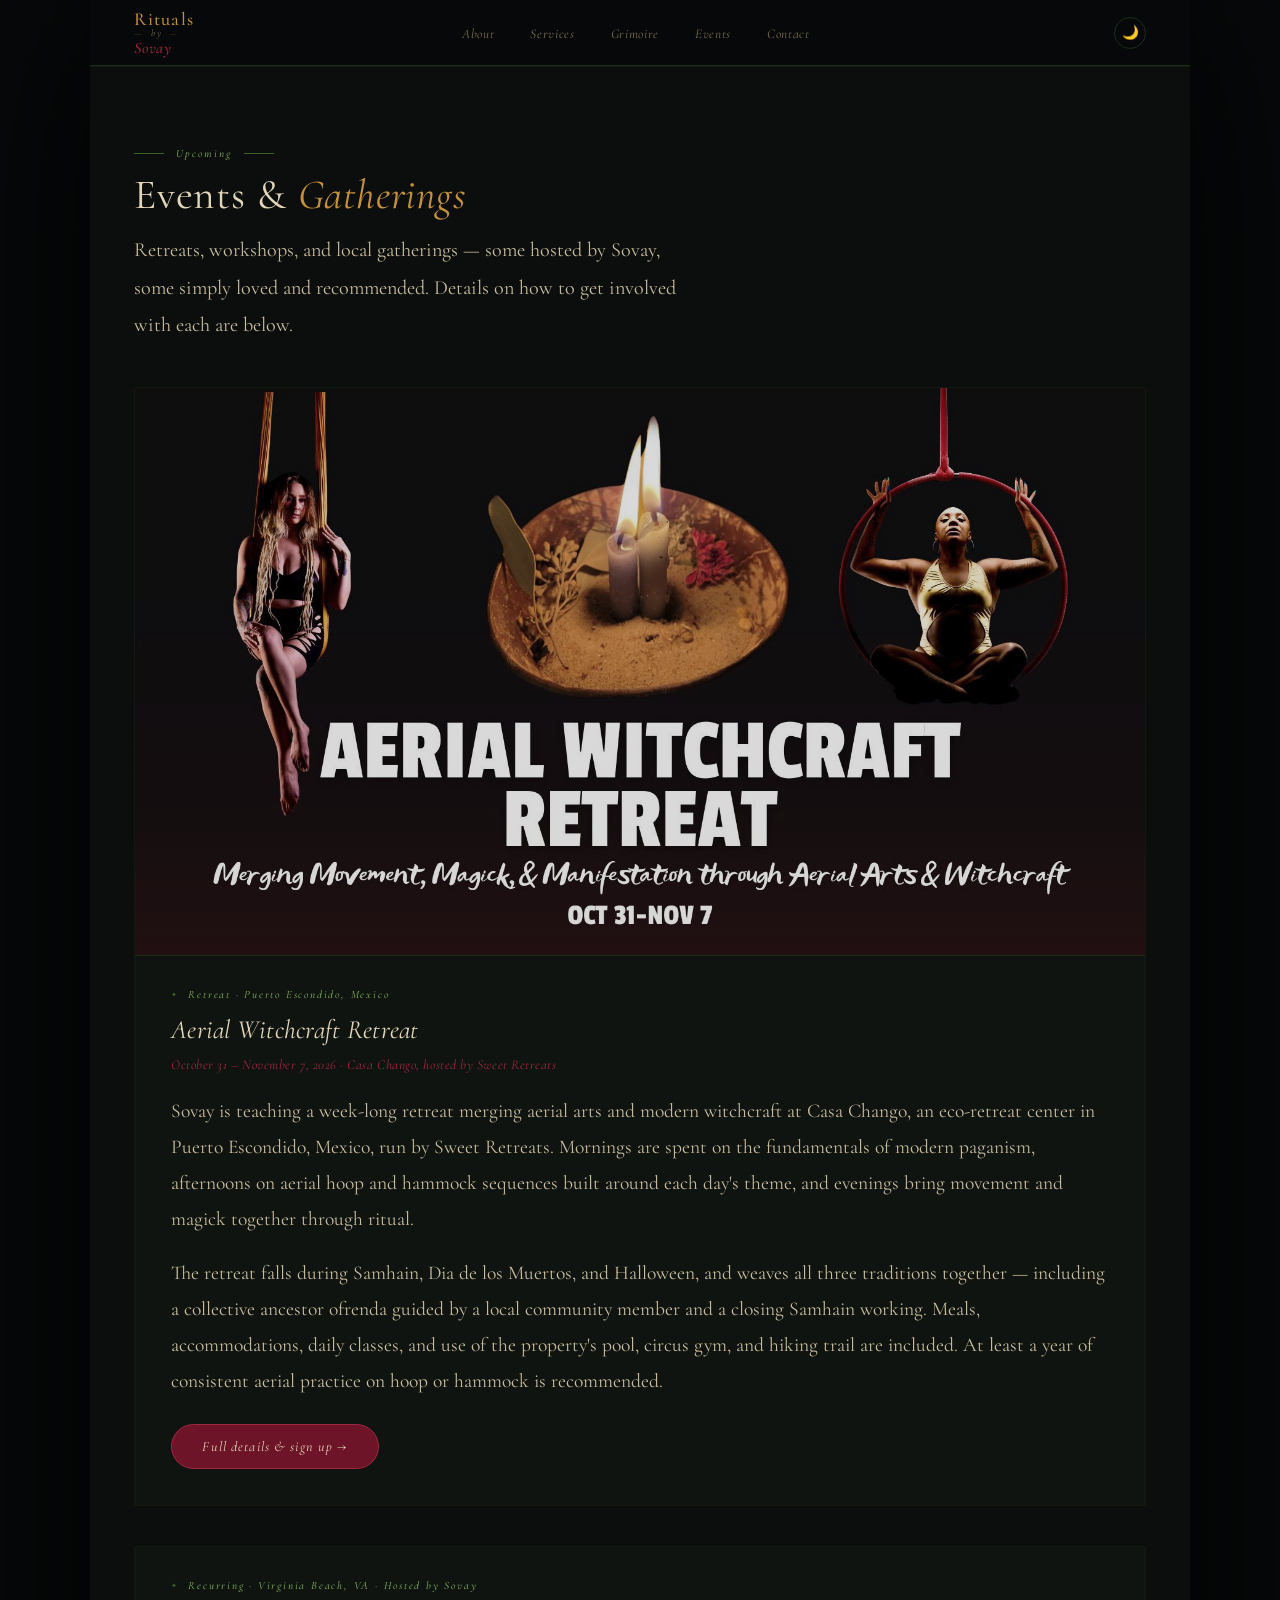
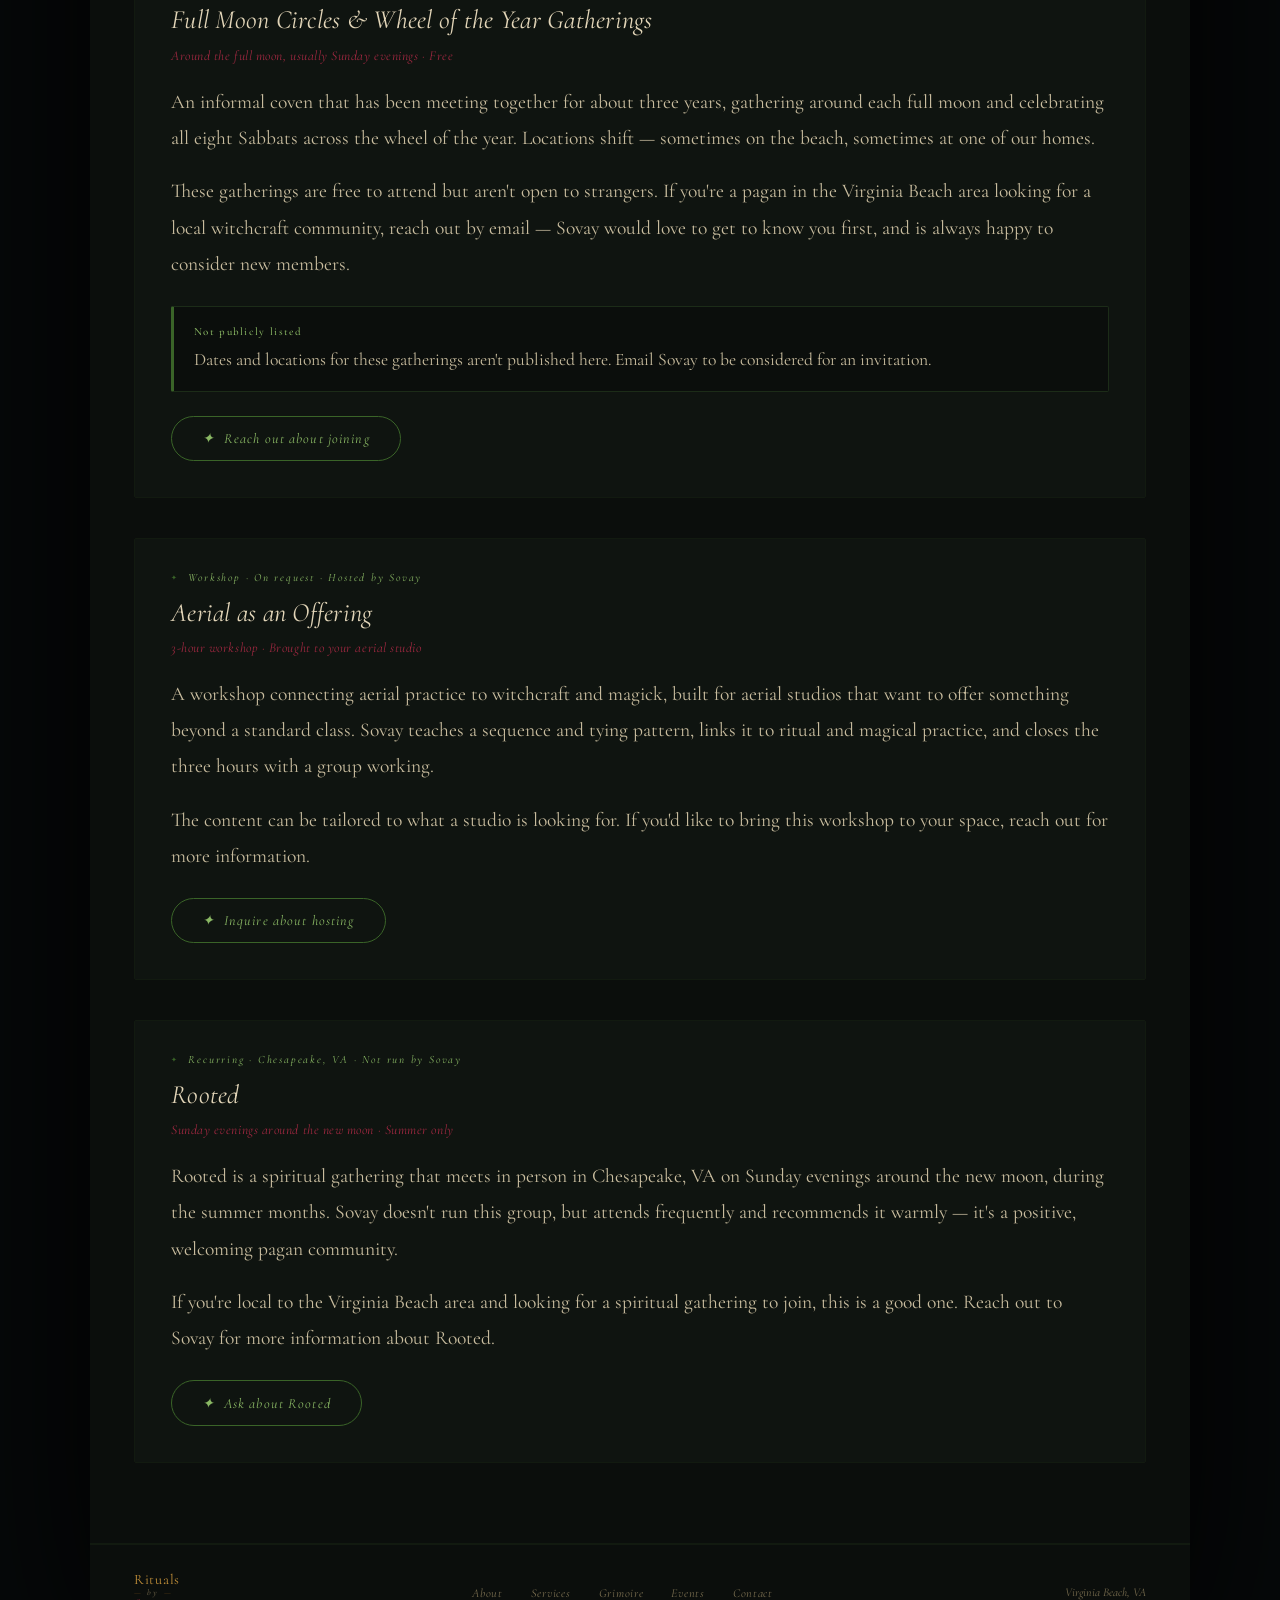
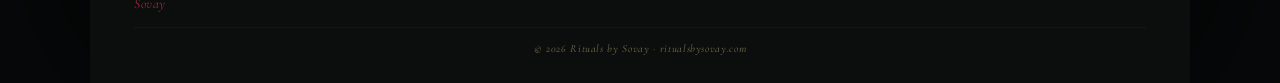
<file: events.html>
<!DOCTYPE html>
<html lang="en">
<head>
  <meta charset="UTF-8" />
  <meta name="viewport" content="width=device-width, initial-scale=1.0" />

  <title>Events & Gatherings — Rituals by Sovay</title>
  <meta name="description" content="Upcoming events with Rituals by Sovay — retreats, workshops, and local gatherings in Virginia Beach and beyond." />

  <meta property="og:title"       content="Events & Gatherings — Rituals by Sovay" />
  <meta property="og:description" content="Upcoming events with Rituals by Sovay — retreats, workshops, and local gatherings." />
  <meta property="og:image"       content="images/og-image.jpg" />
  <meta property="og:type"        content="website" />
  <meta name="twitter:card"       content="summary_large_image" />
  <link rel="canonical" href="https://ritualsbysovay.com/events.html" />

  <link rel="preconnect" href="https://fonts.googleapis.com" />
  <link rel="preconnect" href="https://fonts.gstatic.com" crossorigin />
  <link href="https://fonts.googleapis.com/css2?family=Cormorant:ital,wght@0,300;0,400;0,500;0,600;1,300;1,400;1,500;1,600&family=Cormorant+Garamond:ital,wght@0,300;0,400;0,500;0,600;1,300;1,400;1,500;1,600&display=swap" rel="stylesheet" />

  <link rel="stylesheet" href="styles.css" />
  <script>
    (function() {
      var saved = localStorage.getItem('sovay-theme');
      if (saved === 'light') document.documentElement.classList.add('light');
    })();
  </script>
</head>
<body>
<div class="page-wrap">

  <nav class="nav">
    <a href="index.html" class="nav-logo">
      <span class="nav-logo-rituals">Rituals</span>
      <span class="nav-logo-by">by</span>
      <span class="nav-logo-sovay">Sovay</span>
    </a>

    <ul class="nav-links">
      <li><a href="index.html#section-bio">About</a></li>
      <li><a href="services.html">Services</a></li>
      <li><a href="grimoire.html">Grimoire</a></li>
      <li><a href="events.html">Events</a></li>
      <li><a href="index.html#section-contact">Contact</a></li>
    </ul>

    <div class="nav-right">
      <button class="nav-theme-toggle" id="theme-toggle" aria-label="Toggle light/dark mode" title="Toggle light/dark mode">🌙</button>
      <button class="nav-hamburger" id="hamburger" aria-label="Open menu" aria-expanded="false">
        <span></span><span></span><span></span>
      </button>
    </div>
  </nav>

  <div class="nav-drawer" id="nav-drawer" aria-hidden="true">
    <ul class="nav-drawer-links">
      <li><a href="index.html#section-bio">About</a></li>
      <li><a href="services.html">Services</a></li>
      <li><a href="grimoire.html">Grimoire</a></li>
      <li><a href="events.html">Events</a></li>
      <li><a href="index.html#section-contact">Contact</a></li>
    </ul>
  </div>
  <div class="nav-overlay" id="nav-overlay"></div>

  <section class="section alt" id="section-events">
    <div class="section-label">Upcoming</div>
    <h2>Events &amp; <em>Gatherings</em></h2>
    <p class="section-sub">Retreats, workshops, and local gatherings — some hosted by Sovay, some simply loved and recommended. Details on how to get involved with each are below.</p>

    <div class="events-detail-list">

      <!-- ============================================================
           EVENT 1: Aerial Witchcraft Retreat — Sweet Retreats, Mexico
           ============================================================ -->
      <div class="event-detail-card">
        <div class="event-detail-image">
          <!-- REPLACE: src and alt once a retreat photo is added -->
          <img
            src="images/Witchcraft-banner-clean.jpg"
            alt="Aerial Witchcraft Retreat at Casa Chango, Mexico"
            onerror="this.style.display='none'; this.nextElementSibling.style.display='flex';"
          />
          <div class="event-detail-image-placeholder" style="display:none;">
            <span>images/Witchcraft-banner-clean.jpg<br> </span>
          </div>
        </div>
        <div class="event-detail-body">
          <div class="event-detail-eyebrow">Retreat · Puerto Escondido, Mexico</div>
          <h3>Aerial Witchcraft Retreat</h3>
          <div class="event-detail-meta">October 31 – November 7, 2026 · Casa Chango, hosted by Sweet Retreats</div>

          <p>Sovay is teaching a week-long retreat merging aerial arts and modern witchcraft at Casa Chango, an eco-retreat center in Puerto Escondido, Mexico, run by Sweet Retreats. Mornings are spent on the fundamentals of modern paganism, afternoons on aerial hoop and hammock sequences built around each day's theme, and evenings bring movement and magick together through ritual.</p>

          <p>The retreat falls during Samhain, Dia de los Muertos, and Halloween, and weaves all three traditions together — including a collective ancestor ofrenda guided by a local community member and a closing Samhain working. Meals, accommodations, daily classes, and use of the property's pool, circus gym, and hiking trail are included. At least a year of consistent aerial practice on hoop or hammock is recommended.</p>

          <div class="event-detail-actions">
            <a href="https://sweetretreatsmexico.com/aerial-witchcraft-retreat-mexico/" target="_blank" rel="noopener" class="btn-primary">Full details &amp; sign up →</a>
          </div>
        </div>
      </div>

      <!-- ============================================================
           EVENT 2: Full Moon Circles & Wheel of the Year Gatherings
           Local, hosted by Sovay, private — not open to strangers.
           ============================================================ -->
      <div class="event-detail-card">
        <div class="event-detail-body">
          <div class="event-detail-eyebrow">Recurring · Virginia Beach, VA · Hosted by Sovay</div>
          <h3>Full Moon Circles &amp; Wheel of the Year Gatherings</h3>
          <div class="event-detail-meta">Around the full moon, usually Sunday evenings · Free</div>

          <p>An informal coven that has been meeting together for about three years, gathering around each full moon and celebrating all eight Sabbats across the wheel of the year. Locations shift — sometimes on the beach, sometimes at one of our homes.</p>

          <p>These gatherings are free to attend but aren't open to strangers. If you're a pagan in the Virginia Beach area looking for a local witchcraft community, reach out by email — Sovay would love to get to know you first, and is always happy to consider new members.</p>

          <div class="event-detail-note">
            <strong>Not publicly listed</strong>
            Dates and locations for these gatherings aren't published here. Email Sovay to be considered for an invitation.
          </div>

          <div class="event-detail-actions">
            <a href="mailto:ritualsbysovay@gmail.com?subject=Full Moon Circle inquiry" class="btn-ghost">✦ &nbsp;Reach out about joining</a>
          </div>
        </div>
      </div>

      <!-- ============================================================
           EVENT 3: Aerial as an Offering — workshop, on request
           ============================================================ -->
      <div class="event-detail-card">
        <div class="event-detail-body">
          <div class="event-detail-eyebrow">Workshop · On request · Hosted by Sovay</div>
          <h3>Aerial as an Offering</h3>
          <div class="event-detail-meta">3-hour workshop · Brought to your aerial studio</div>

          <p>A workshop connecting aerial practice to witchcraft and magick, built for aerial studios that want to offer something beyond a standard class. Sovay teaches a sequence and tying pattern, links it to ritual and magical practice, and closes the three hours with a group working.</p>

          <p>The content can be tailored to what a studio is looking for. If you'd like to bring this workshop to your space, reach out for more information.</p>

          <div class="event-detail-actions">
            <a href="mailto:ritualsbysovay@gmail.com?subject=Aerial as an Offering workshop inquiry" class="btn-ghost">✦ &nbsp;Inquire about hosting</a>
          </div>
        </div>
      </div>

      <!-- ============================================================
           EVENT 4: Rooted — recurring gathering, not run by Sovay
           ============================================================ -->
      <div class="event-detail-card">
        <div class="event-detail-body">
          <div class="event-detail-eyebrow">Recurring · Chesapeake, VA · Not run by Sovay</div>
          <h3>Rooted</h3>
          <div class="event-detail-meta">Sunday evenings around the new moon · Summer only</div>

          <p>Rooted is a spiritual gathering that meets in person in Chesapeake, VA on Sunday evenings around the new moon, during the summer months. Sovay doesn't run this group, but attends frequently and recommends it warmly — it's a positive, welcoming pagan community.</p>

          <p>If you're local to the Virginia Beach area and looking for a spiritual gathering to join, this is a good one. Reach out to Sovay for more information about Rooted.</p>

          <div class="event-detail-actions">
            <a href="mailto:ritualsbysovay@gmail.com?subject=Rooted gathering inquiry" class="btn-ghost">✦ &nbsp;Ask about Rooted</a>
          </div>
        </div>
      </div>

    </div>
  </section>

  <footer class="footer">
    <div class="footer-logo"><span class="footer-logo-rituals">Rituals</span><span class="footer-logo-by">by</span><span class="footer-logo-sovay">Sovay</span></div>
    <ul class="footer-links">
      <li><a href="index.html#section-bio">About</a></li>
      <li><a href="services.html">Services</a></li>
      <li><a href="grimoire.html">Grimoire</a></li>
      <li><a href="events.html">Events</a></li>
      <li><a href="index.html#section-contact">Contact</a></li>
    </ul>
    <p>Virginia Beach, VA</p>
    <div class="footer-bottom">© 2026 Rituals by Sovay · ritualsbysovay.com</div>
  </footer>

</div>

<script>
(function () {
  const hamburger = document.getElementById('hamburger');
  const drawer    = document.getElementById('nav-drawer');
  const overlay   = document.getElementById('nav-overlay');
  function openMenu() {
    drawer.classList.add('open'); overlay.classList.add('visible');
    hamburger.setAttribute('aria-expanded','true'); hamburger.classList.add('open');
    document.body.style.overflow = 'hidden';
  }
  function closeMenu() {
    drawer.classList.remove('open'); overlay.classList.remove('visible');
    hamburger.setAttribute('aria-expanded','false'); hamburger.classList.remove('open');
    document.body.style.overflow = '';
  }
  hamburger.addEventListener('click', () => drawer.classList.contains('open') ? closeMenu() : openMenu());
  overlay.addEventListener('click', closeMenu);
  drawer.querySelectorAll('a').forEach(a => a.addEventListener('click', closeMenu));
  // Theme toggle
  const themeToggle = document.getElementById('theme-toggle');
  function updateToggleIcon() {
    themeToggle.textContent = document.documentElement.classList.contains('light') ? '🌑' : '🌙';
  }
  updateToggleIcon();
  themeToggle.addEventListener('click', function() {
    document.documentElement.classList.toggle('light');
    localStorage.setItem('sovay-theme', document.documentElement.classList.contains('light') ? 'light' : 'dark');
    updateToggleIcon();
  });
})();
</script>

</body>
</html>
</file>
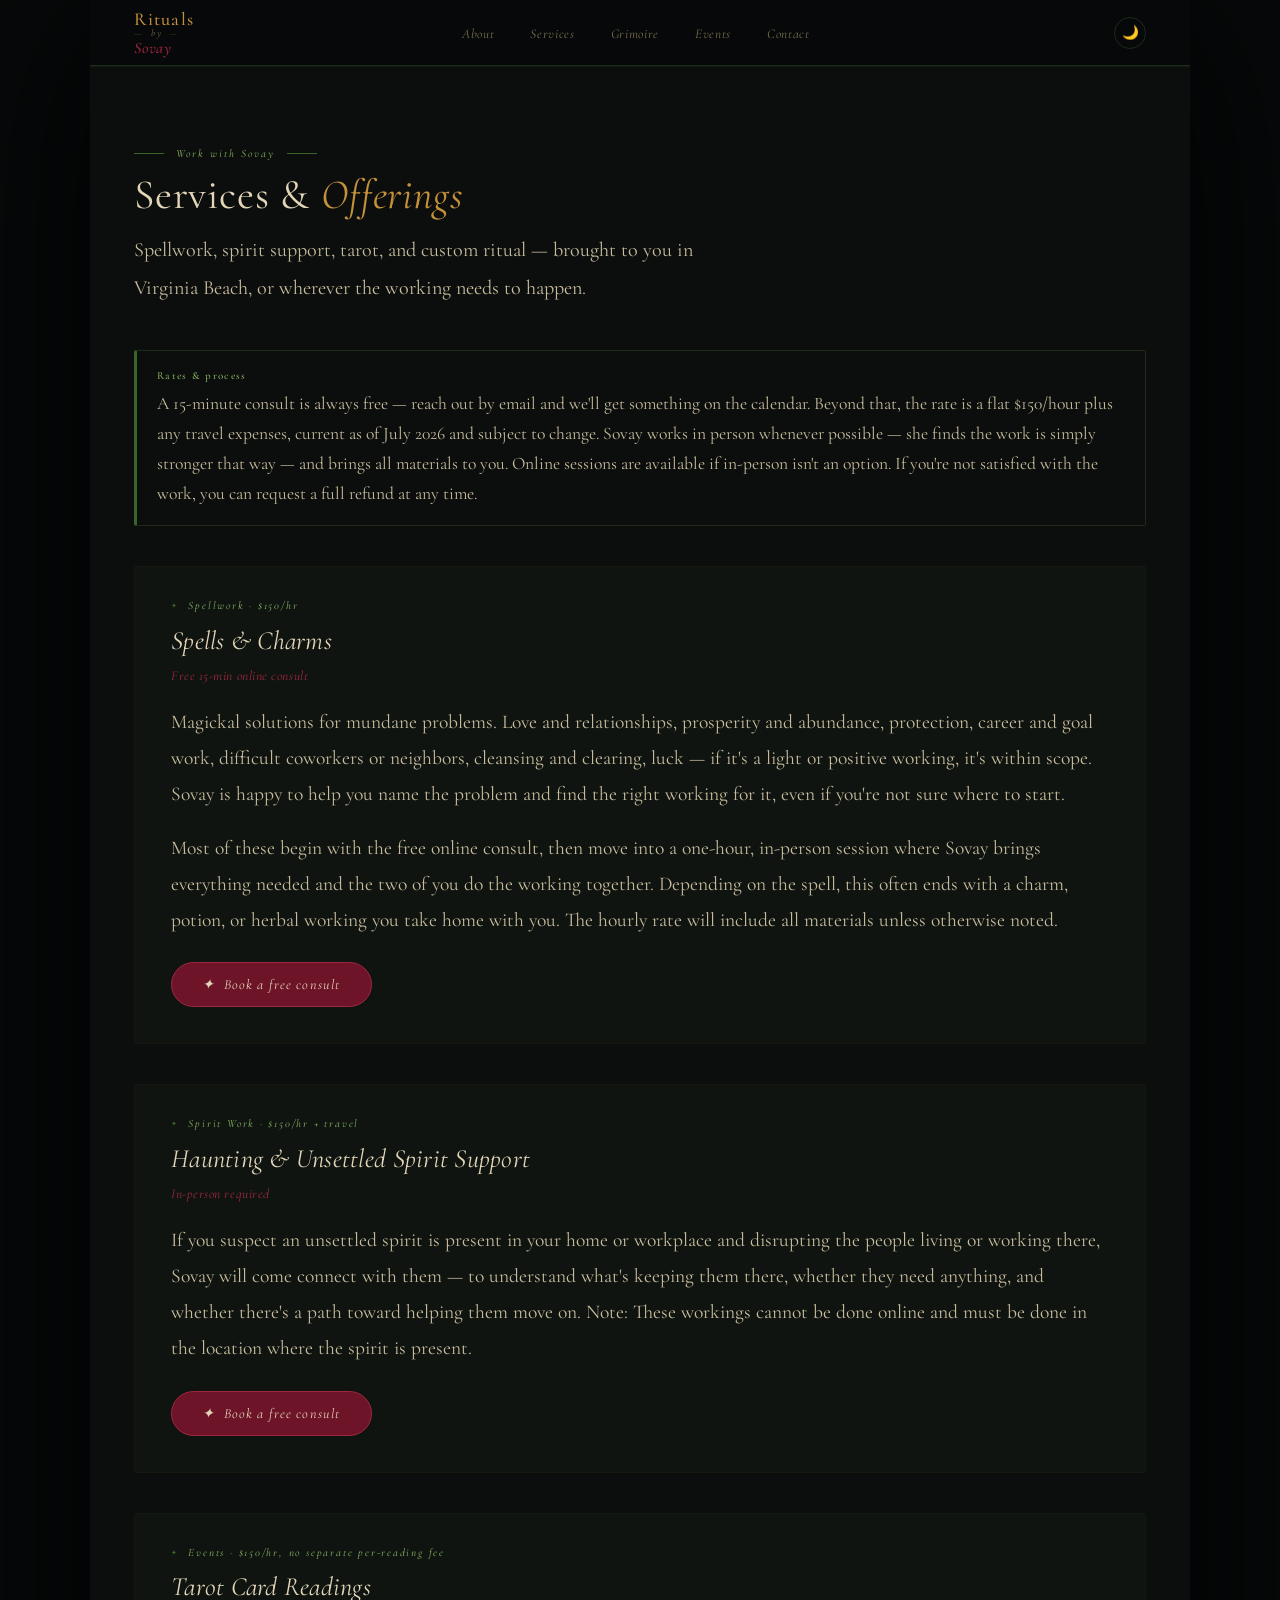
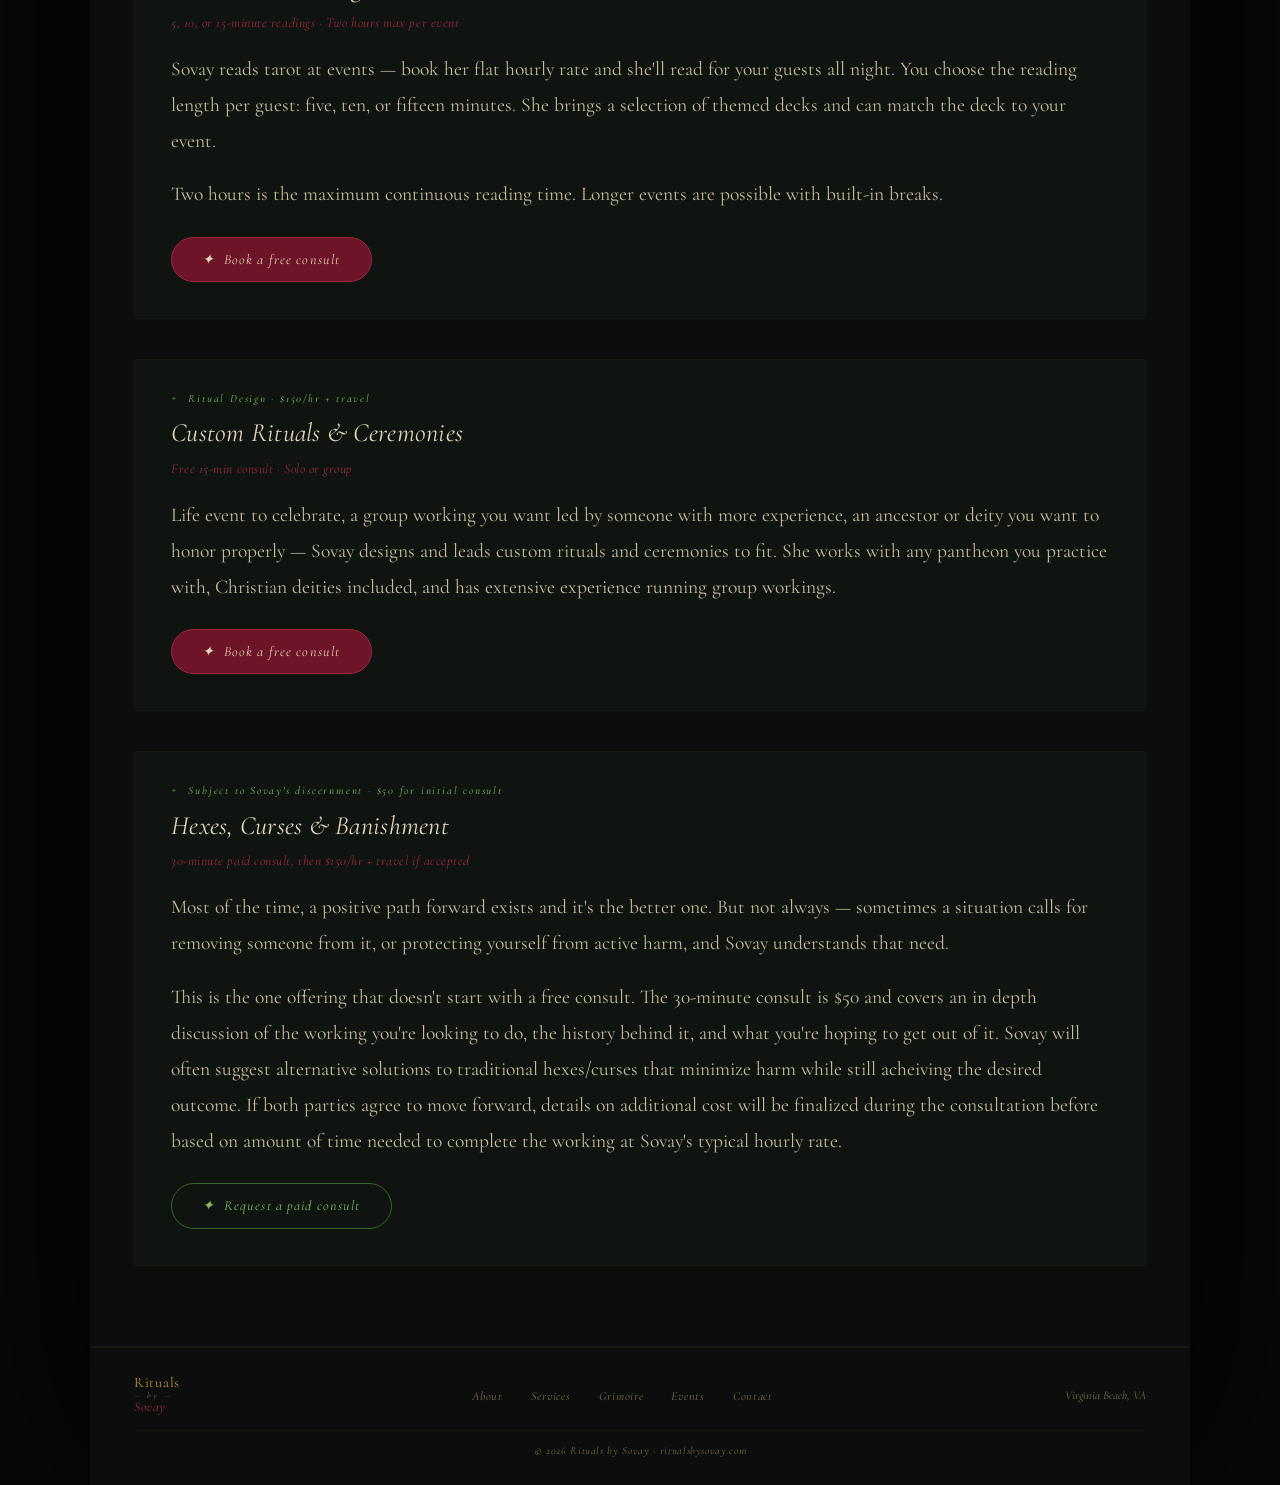
<file: services.html>
<!DOCTYPE html>
<html lang="en">
<head>
  <meta charset="UTF-8" />
  <meta name="viewport" content="width=device-width, initial-scale=1.0" />

  <title>Services & Offerings — Rituals by Sovay</title>
  <meta name="description" content="Spellwork, tarot, custom rituals, spirit support, and more from Rituals by Sovay — rates, process, and how to book." />

  <meta property="og:title"       content="Services & Offerings — Rituals by Sovay" />
  <meta property="og:description" content="Spellwork, tarot, custom rituals, spirit support, and more from Rituals by Sovay." />
  <meta property="og:image"       content="images/og-image.jpg" />
  <meta property="og:type"        content="website" />
  <meta name="twitter:card"       content="summary_large_image" />
  <link rel="canonical" href="https://ritualsbysovay.com/services.html" />

  <link rel="preconnect" href="https://fonts.googleapis.com" />
  <link rel="preconnect" href="https://fonts.gstatic.com" crossorigin />
  <link href="https://fonts.googleapis.com/css2?family=Cormorant:ital,wght@0,300;0,400;0,500;0,600;1,300;1,400;1,500;1,600&family=Cormorant+Garamond:ital,wght@0,300;0,400;0,500;0,600;1,300;1,400;1,500;1,600&display=swap" rel="stylesheet" />

  <link rel="stylesheet" href="styles.css" />
  <script>
    (function() {
      var saved = localStorage.getItem('sovay-theme');
      if (saved === 'light') document.documentElement.classList.add('light');
    })();
  </script>
</head>
<body>
<div class="page-wrap">

  <nav class="nav">
    <a href="index.html" class="nav-logo">
      <span class="nav-logo-rituals">Rituals</span>
      <span class="nav-logo-by">by</span>
      <span class="nav-logo-sovay">Sovay</span>
    </a>

    <ul class="nav-links">
      <li><a href="index.html#section-bio">About</a></li>
      <li><a href="services.html">Services</a></li>
      <li><a href="grimoire.html">Grimoire</a></li>
      <li><a href="events.html">Events</a></li>
      <li><a href="index.html#section-contact">Contact</a></li>
    </ul>

    <div class="nav-right">
      <button class="nav-theme-toggle" id="theme-toggle" aria-label="Toggle light/dark mode" title="Toggle light/dark mode">🌙</button>
      <button class="nav-hamburger" id="hamburger" aria-label="Open menu" aria-expanded="false">
        <span></span><span></span><span></span>
      </button>
    </div>
  </nav>

  <div class="nav-drawer" id="nav-drawer" aria-hidden="true">
    <ul class="nav-drawer-links">
      <li><a href="index.html#section-bio">About</a></li>
      <li><a href="services.html">Services</a></li>
      <li><a href="grimoire.html">Grimoire</a></li>
      <li><a href="events.html">Events</a></li>
      <li><a href="index.html#section-contact">Contact</a></li>
    </ul>
  </div>
  <div class="nav-overlay" id="nav-overlay"></div>

  <section class="section alt" id="section-services">
    <div class="section-label">Work with Sovay</div>
    <h2>Services &amp; <em>Offerings</em></h2>
    <p class="section-sub">Spellwork, spirit support, tarot, and custom ritual — brought to you in Virginia Beach, or wherever the working needs to happen.</p>

    <div class="event-detail-note" style="margin-bottom: 2.5rem;">
      <strong>Rates &amp; process</strong>
      A 15-minute consult is always free — reach out by email and we'll get something on the calendar. Beyond that, the rate is a flat $150/hour plus any travel expenses, current as of July 2026 and subject to change. Sovay works in person whenever possible — she finds the work is simply stronger that way — and brings all materials to you. Online sessions are available if in-person isn't an option. If you're not satisfied with the work, you can request a full refund at any time.
    </div>

    <div class="events-detail-list">

      <!-- ============================================================
           SERVICE 1: Spells & Charms
           ============================================================ -->
      <div class="event-detail-card">
        <div class="event-detail-body">
          <div class="event-detail-eyebrow">Spellwork · $150/hr</div>
          <h3>Spells &amp; Charms</h3>
          <div class="event-detail-meta">Free 15-min online consult </div>

          <p>Magickal solutions for mundane problems. Love and relationships, prosperity and abundance, protection, career and goal work, difficult coworkers or neighbors, cleansing and clearing, luck — if it's a light or positive working, it's within scope. Sovay is happy to help you name the problem and find the right working for it, even if you're not sure where to start.</p>

          <p>Most of these begin with the free online consult, then move into a one-hour, in-person session where Sovay brings everything needed and the two of you do the working together. Depending on the spell, this often ends with a charm, potion, or herbal working you take home with you.  The hourly rate will include all materials unless otherwise noted. </p>

          <div class="event-detail-actions">
            <a href="mailto:ritualsbysovay@gmail.com?subject=Spells and Charms inquiry" class="btn-primary">✦ &nbsp;Book a free consult</a>
          </div>
        </div>
      </div>

      <!-- ============================================================
           SERVICE 2: Haunting & Unsettled Spirit Support
           ============================================================ -->
      <div class="event-detail-card">
        <div class="event-detail-body">
          <div class="event-detail-eyebrow">Spirit Work · $150/hr + travel</div>
          <h3>Haunting &amp; Unsettled Spirit Support</h3>
          <div class="event-detail-meta">In-person required</div>

          <p>If you suspect an unsettled spirit is present in your home or workplace and disrupting the people living or working there, Sovay will come connect with them — to understand what's keeping them there, whether they need anything, and whether there's a path toward helping them move on.  Note: These workings cannot be done online and must be done in the location where the spirit is present.</p>

          <div class="event-detail-actions">
            <a href="mailto:ritualsbysovay@gmail.com?subject=Spirit Support inquiry" class="btn-primary">✦ &nbsp;Book a free consult</a>
          </div>
        </div>
      </div>

      <!-- ============================================================
           SERVICE 3: Tarot Card Readings
           ============================================================ -->
      <div class="event-detail-card">
        <div class="event-detail-body">
          <div class="event-detail-eyebrow">Events · $150/hr, no separate per-reading fee</div>
          <h3>Tarot Card Readings</h3>
          <div class="event-detail-meta">5, 10, or 15-minute readings · Two hours max per event</div>

          <p>Sovay reads tarot at events — book her flat hourly rate and she'll read for your guests all night. You choose the reading length per guest: five, ten, or fifteen minutes. She brings a selection of themed decks and can match the deck to your event.</p>

          <p>Two hours is the maximum continuous reading time. Longer events are possible with built-in breaks.</p>

          <div class="event-detail-actions">
            <a href="mailto:ritualsbysovay@gmail.com?subject=Tarot Reading inquiry" class="btn-primary">✦ &nbsp;Book a free consult</a>
          </div>
        </div>
      </div>

      <!-- ============================================================
           SERVICE 4: Custom Rituals & Ceremonies
           ============================================================ -->
      <div class="event-detail-card">
        <div class="event-detail-body">
          <div class="event-detail-eyebrow">Ritual Design · $150/hr + travel</div>
          <h3>Custom Rituals &amp; Ceremonies</h3>
          <div class="event-detail-meta">Free 15-min consult · Solo or group</div>

          <p>Life event to celebrate, a group working you want led by someone with more experience, an ancestor or deity you want to honor properly — Sovay designs and leads custom rituals and ceremonies to fit. She works with any pantheon you practice with, Christian deities included, and has extensive experience running group workings.</p>

          <div class="event-detail-actions">
            <a href="mailto:ritualsbysovay@gmail.com?subject=Custom Ritual inquiry" class="btn-primary">✦ &nbsp;Book a free consult</a>
          </div>
        </div>
      </div>

      <!-- ============================================================
           SERVICE 5: Hexes, Curses & Banishment — discernment required
           ============================================================ -->
      <div class="event-detail-card">
        <div class="event-detail-body">
          <div class="event-detail-eyebrow">Subject to Sovay's discernment · $50 for initial consult</div>
          <h3>Hexes, Curses &amp; Banishment</h3>
          <div class="event-detail-meta">30-minute paid consult, then $150/hr + travel if accepted</div>

          <p>Most of the time, a positive path forward exists and it's the better one. But not always — sometimes a situation calls for removing someone from it, or protecting yourself from active harm, and Sovay understands that need.</p>

          <p>This is the one offering that doesn't start with a free consult. The 30-minute consult is $50 and covers an in depth discussion of the working you're looking to do, the history behind it, and what you're hoping to get out of it. Sovay will often suggest alternative solutions to traditional hexes/curses that minimize harm while still acheiving the desired outcome. If both parties agree to move forward, details on additional cost will be finalized during the consultation before based on amount of time needed to complete the working at Sovay's typical hourly rate.  </p>

          <div class="event-detail-actions">
            <a href="mailto:ritualsbysovay@gmail.com?subject=Hex/Curse/Banishment consult" class="btn-ghost">✦ &nbsp;Request a paid consult</a>
          </div>
        </div>
      </div>

    </div>
  </section>

  <footer class="footer">
    <div class="footer-logo"><span class="footer-logo-rituals">Rituals</span><span class="footer-logo-by">by</span><span class="footer-logo-sovay">Sovay</span></div>
    <ul class="footer-links">
      <li><a href="index.html#section-bio">About</a></li>
      <li><a href="services.html">Services</a></li>
      <li><a href="grimoire.html">Grimoire</a></li>
      <li><a href="events.html">Events</a></li>
      <li><a href="index.html#section-contact">Contact</a></li>
    </ul>
    <p>Virginia Beach, VA</p>
    <div class="footer-bottom">© 2026 Rituals by Sovay · ritualsbysovay.com</div>
  </footer>

</div>

<script>
(function () {
  const hamburger = document.getElementById('hamburger');
  const drawer    = document.getElementById('nav-drawer');
  const overlay   = document.getElementById('nav-overlay');
  function openMenu() {
    drawer.classList.add('open'); overlay.classList.add('visible');
    hamburger.setAttribute('aria-expanded','true'); hamburger.classList.add('open');
    document.body.style.overflow = 'hidden';
  }
  function closeMenu() {
    drawer.classList.remove('open'); overlay.classList.remove('visible');
    hamburger.setAttribute('aria-expanded','false'); hamburger.classList.remove('open');
    document.body.style.overflow = '';
  }
  hamburger.addEventListener('click', () => drawer.classList.contains('open') ? closeMenu() : openMenu());
  overlay.addEventListener('click', closeMenu);
  drawer.querySelectorAll('a').forEach(a => a.addEventListener('click', closeMenu));
  // Theme toggle
  const themeToggle = document.getElementById('theme-toggle');
  function updateToggleIcon() {
    themeToggle.textContent = document.documentElement.classList.contains('light') ? '🌑' : '🌙';
  }
  updateToggleIcon();
  themeToggle.addEventListener('click', function() {
    document.documentElement.classList.toggle('light');
    localStorage.setItem('sovay-theme', document.documentElement.classList.contains('light') ? 'light' : 'dark');
    updateToggleIcon();
  });
})();
</script>

</body>
</html>
</file>
<file: styles.css>
/* =============================================================
   Rituals by Sovay — styles.css
   Cormorant Garamond · Burgundy · Gold · Forest Green
   ============================================================= */

/* ── DARK MODE (default) ──────────────────────────────────── */
:root {
  --bg:           #07090a;
  --bg-raised:    #0b0e0c;
  --bg-card:      #0f1410;

  --border:       #121a10;
  --border-mid:   #1c2c18;
  --border-hi:    #284020;

  --text:         #e2d5b8;
  --text-mid:     #c8bc9e;
  --text-dim:     #7a6e50;
  --text-body:    #c8bc9e;

  --gold:         #c4913a;
  --gold2:        #e8c070;
  --gold-dim:     #5a3e14;
  --gold-faint:   #1a1206;

  --wine:         #6e1428;
  --wine2:        #9e2840;
  --wine3:        #c85070;
  --wine-faint:   #150608;

  --forest:       #1e3a18;
  --forest2:      #3a6428;
  --forest3:      #5e9044;
  --forest4:      #8ab864;
  --forest-faint: #0a1208;

  --nav-bg:       rgba(7,9,10,0.97);
  --shadow-page:  0 0 200px rgba(0,0,0,0.98);

  --font-display: 'Cormorant', Georgia, serif;
  --font-body:    'Cormorant Garamond', Georgia, serif;

  --max-width:     1100px;
  --section-pad-v: 5rem;
  --section-pad-h: 2.75rem;
  --radius-card:   2px;
  --radius-pill:   100px;
  --nav-height:    66px;
}

/* ── LIGHT MODE ───────────────────────────────────────────── */
html.light {
  --bg:           #f5f0e8;
  --bg-raised:    #ede7d8;
  --bg-card:      #e8e0cf;

  --border:       #d4c9b0;
  --border-mid:   #c0b090;
  --border-hi:    #a8905a;

  --text:         #1a1410;
  --text-mid:     #3a2e1e;
  --text-dim:     #7a6a4a;
  --text-body:    #2e2418;

  --gold:         #8a5e14;
  --gold2:        #a07820;
  --gold-dim:     #c4913a;
  --gold-faint:   #f0e8d0;

  --wine:         #8c1a30;
  --wine2:        #b03050;
  --wine3:        #c85070;
  --wine-faint:   #f5e8ec;

  --forest:       #2a5020;
  --forest2:      #4a7a30;
  --forest3:      #5e9044;
  --forest4:      #3a6828;
  --forest-faint: #e8f0e0;

  --nav-bg:       rgba(245,240,232,0.97);
  --shadow-page:  0 0 200px rgba(0,0,0,0.15);
}

*, *::before, *::after { margin: 0; padding: 0; box-sizing: border-box; }
html { background: var(--bg); scroll-behavior: smooth; scroll-padding-top: var(--nav-height); transition: background 0.3s; }
body { font-family: var(--font-body); color: var(--text); background: var(--bg); min-height: 100vh; -webkit-font-smoothing: antialiased; transition: background 0.3s, color 0.3s; }
img { display: block; max-width: 100%; }
a { color: inherit; text-decoration: none; }

.page-wrap {
  max-width: var(--max-width);
  margin: 0 auto;
  background: var(--bg);
  min-height: 100vh;
  box-shadow: var(--shadow-page);
  overflow: hidden;
  transition: background 0.3s;
}


/* =============================================================
   NAV
   ============================================================= */
.nav {
  display: flex; align-items: center; justify-content: space-between;
  padding: 0 var(--section-pad-h);
  height: var(--nav-height);
  background: var(--nav-bg);
  backdrop-filter: blur(16px);
  border-bottom: 1px solid var(--border-mid);
  position: sticky; top: 0; z-index: 200;
  transition: background 0.3s, border-color 0.3s;
}

.nav-logo { display: flex; flex-direction: column; line-height: 1; gap: 1px; }
.nav-logo-rituals {
  font-family: var(--font-display);
  font-size: 1.15rem; font-weight: 500;
  color: var(--gold); letter-spacing: 0.06em;
}
.nav-logo-by {
  font-family: var(--font-body);
  font-size: 0.6rem; font-style: italic;
  color: var(--text-dim); letter-spacing: 0.22em; text-align: center;
  display: flex; align-items: center; gap: 0.4rem;
}
.nav-logo-by::before, .nav-logo-by::after { content: '—'; color: var(--gold-dim); font-style: normal; }
.nav-logo-sovay {
  font-family: var(--font-body);
  font-size: 1rem; font-style: italic; font-weight: 500;
  color: var(--wine2); letter-spacing: 0.05em;
}

.nav-center {
  position: absolute; left: 50%; transform: translateX(-50%);
  display: flex; align-items: center; gap: 0.6rem;
}
.nav-center-line { width: 36px; height: 1px; background: var(--border-hi); }
.nav-center-star { color: var(--forest2); font-size: 0.5rem; }

.nav-links { display: flex; gap: 2.25rem; list-style: none; }
.nav-links a {
  font-family: var(--font-body);
  font-size: 0.84rem; font-style: italic;
  color: var(--text-dim); letter-spacing: 0.05em; transition: color 0.2s;
}
.nav-links a:hover { color: var(--forest4); }

/* ── THEME TOGGLE ──────────────────────────────────────────── */
.nav-theme-toggle {
  background: transparent; border: 1px solid var(--border-mid);
  border-radius: var(--radius-pill);
  width: 32px; height: 32px;
  display: flex; align-items: center; justify-content: center;
  cursor: pointer; font-size: 0.85rem; line-height: 1;
  color: var(--text-dim); transition: all 0.2s;
  flex-shrink: 0;
}
.nav-theme-toggle:hover { border-color: var(--gold-dim); color: var(--gold); }

.nav-hamburger {
  display: none; flex-direction: column; justify-content: center;
  gap: 5px; width: 36px; height: 36px;
  background: transparent; border: none; cursor: pointer; padding: 4px;
}
.nav-hamburger span {
  display: block; height: 1px; background: var(--text-dim);
  transition: transform 0.25s, opacity 0.25s; transform-origin: center;
}
.nav-hamburger.open span:nth-child(1) { transform: translateY(6px) rotate(45deg); }
.nav-hamburger.open span:nth-child(2) { opacity: 0; }
.nav-hamburger.open span:nth-child(3) { transform: translateY(-6px) rotate(-45deg); }

.nav-right { display: flex; align-items: center; gap: 0.75rem; flex-shrink: 0; margin-left: 2.25rem; }

.nav-drawer {
  position: fixed; top: var(--nav-height); right: 0;
  width: min(280px,80vw); height: calc(100vh - var(--nav-height));
  background: var(--bg-raised); border-left: 1px solid var(--border-mid);
  transform: translateX(100%);
  transition: transform 0.28s cubic-bezier(0.4,0,0.2,1);
  z-index: 300; overflow-y: auto;
}
.nav-drawer.open { transform: translateX(0); }
.nav-drawer-links { list-style: none; padding: 2rem 1.75rem; display: flex; flex-direction: column; }
.nav-drawer-links li { border-bottom: 1px solid var(--border); }
.nav-drawer-links a {
  display: block; padding: 1rem 0;
  font-family: var(--font-body); font-size: 0.92rem; font-style: italic;
  color: var(--text-mid); letter-spacing: 0.06em; transition: color 0.2s;
}
.nav-drawer-links a:hover { color: var(--forest4); }

.nav-overlay {
  position: fixed; inset: 0; background: rgba(0,0,0,0.75);
  z-index: 250; opacity: 0; pointer-events: none; transition: opacity 0.28s;
}
.nav-overlay.visible { opacity: 1; pointer-events: all; }


/* =============================================================
   HERO
   ============================================================= */
.hero-wrap {
  position: relative;
  border-bottom: 1px solid var(--border-mid);
  overflow: hidden;
}
.hero-wrap::before {
  content: '';
  display: block; height: 2px;
  background: linear-gradient(90deg,
    transparent 0%, var(--forest2) 15%, var(--gold-dim) 35%,
    var(--wine) 50%, var(--gold-dim) 65%, var(--forest2) 85%, transparent 100%
  );
}
.hero-wrap::after {
  content: '';
  position: absolute; inset: 0;
  background:
    radial-gradient(ellipse 50% 50% at 75% 40%, rgba(110,20,40,0.2) 0%, transparent 60%),
    radial-gradient(ellipse 45% 55% at 15% 75%, rgba(30,58,24,0.25) 0%, transparent 55%),
    radial-gradient(ellipse 30% 30% at 50% 5%,  rgba(196,145,58,0.07) 0%, transparent 50%);
  pointer-events: none;
}

.hero {
  position: relative; z-index: 1;
  display: grid; grid-template-columns: 1.1fr 0.9fr;
  gap: 3.5rem; align-items: center;
  padding: var(--section-pad-v) var(--section-pad-h) 4rem;
}

.hero-eyebrow {
  font-family: var(--font-body); font-size: 0.72rem; font-style: italic;
  letter-spacing: 0.18em; color: var(--forest4); margin-bottom: 1.75rem;
  display: flex; align-items: center; gap: 0.75rem;
}
.hero-eyebrow::before, .hero-eyebrow::after { content: '✦'; font-size: 0.45rem; color: var(--forest2); font-style: normal; }

.hero-title-rituals {
  font-family: var(--font-display); font-size: 4.2rem; font-weight: 400;
  line-height: 0.95; letter-spacing: 0.03em; display: block;
  background: linear-gradient(160deg, var(--gold2) 0%, var(--gold) 50%, var(--text-mid) 100%);
  -webkit-background-clip: text; -webkit-text-fill-color: transparent; background-clip: text;
}
.hero-title-by {
  font-family: var(--font-body); font-size: 0.85rem; font-style: italic;
  color: var(--text-dim); letter-spacing: 0.22em;
  display: flex; align-items: center; gap: 0.6rem;
  margin: 0.4rem 0; padding-left: 0.2rem;
}
.hero-title-by::before, .hero-title-by::after { content: ''; height: 1px; width: 28px; background: var(--forest2); }
.hero-title-sovay {
  font-family: var(--font-body); font-size: 3.2rem; font-weight: 500;
  font-style: italic; line-height: 1.05; letter-spacing: 0.02em; display: block;
  color: var(--wine2); text-shadow: 0 0 50px rgba(158,40,64,0.25); margin-bottom: 1.5rem;
}

.hero-divider {
  display: flex; align-items: center; gap: 0.6rem; margin-bottom: 1.75rem;
}
.hdiv-line-gold  { height: 1px; background: linear-gradient(to right, var(--gold-dim), transparent); width: 44px; }
.hdiv-line-green { height: 1px; background: linear-gradient(to left, var(--forest2), transparent); width: 44px; }
.hdiv-dot-gold   { width: 4px; height: 4px; border-radius: 50%; background: var(--gold-dim); flex-shrink: 0; }
.hdiv-dot-wine   { width: 5px; height: 5px; transform: rotate(45deg); background: var(--wine2); flex-shrink: 0; }
.hdiv-dot-green  { width: 4px; height: 4px; border-radius: 50%; background: var(--forest2); flex-shrink: 0; }

.hero-sub {
  font-family: var(--font-body); font-size: 1.34rem; font-style: normal;
  color: var(--text-body); line-height: 1.9; margin-bottom: 2.25rem;
  font-weight: 400; max-width: 420px;
}
.hero-btns { display: flex; gap: 0.85rem; flex-wrap: wrap; }

.hero-visual {
  position: relative; border-radius: var(--radius-card);
  overflow: hidden; border: 1px solid var(--border-mid);
}
.hero-visual::after {
  content: ''; position: absolute; inset: 0;
  background: linear-gradient(to top, rgba(7,9,10,0.5) 0%, transparent 50%);
  pointer-events: none;
}
.hero-visual img,
.hero-visual video {
  width: 100%; aspect-ratio: 4/5; object-fit: cover; display: block;
  filter: saturate(0.75) brightness(0.9);
}

.img-placeholder {
  width: 100%; aspect-ratio: 4/5; background: var(--bg-card);
  display: flex; align-items: center; justify-content: center;
}
.img-placeholder-label {
  font-family: var(--font-body); font-size: 0.85rem; font-style: italic;
  color: var(--text-dim); text-align: center; line-height: 1.6;
}
.img-tag {
  position: absolute; bottom: 1rem; left: 1rem; right: 1rem; z-index: 2;
  background: rgba(7,9,10,0.82); backdrop-filter: blur(8px);
  border: 1px solid var(--border-mid); border-radius: var(--radius-card);
  padding: 0.6rem 0.9rem;
  font-family: var(--font-body); font-style: italic;
  font-size: 0.76rem; color: var(--text-dim);
  display: flex; align-items: center; gap: 0.5rem;
}
.img-tag::before { content: '✦'; color: var(--forest2); font-size: 0.45rem; font-style: normal; }


/* =============================================================
   BUTTONS
   ============================================================= */
.btn-primary {
  background: var(--wine); color: var(--text); border: 1px solid var(--wine2);
  padding: 0.82rem 1.9rem; border-radius: var(--radius-pill);
  font-family: var(--font-body); font-size: 0.88rem; font-style: italic;
  letter-spacing: 0.08em; cursor: pointer; display: inline-block; transition: background 0.2s;
}
.btn-primary:hover { background: var(--wine2); }

.btn-ghost {
  background: transparent; color: var(--forest4); border: 1px solid var(--forest2);
  padding: 0.82rem 1.9rem; border-radius: var(--radius-pill);
  font-family: var(--font-body); font-size: 0.88rem; font-style: italic;
  letter-spacing: 0.08em; cursor: pointer; display: inline-block; transition: all 0.2s;
}
.btn-ghost:hover { background: var(--forest-faint); border-color: var(--forest4); }

.btn-email {
  display: inline-flex; align-items: center; gap: 10px;
  background: var(--wine); color: var(--text); border: 1px solid var(--wine2);
  border-radius: var(--radius-pill); padding: 0.9rem 2rem;
  font-family: var(--font-body); font-size: 0.88rem; font-style: italic;
  letter-spacing: 0.06em; cursor: pointer; transition: background 0.2s;
}
.btn-email:hover { background: var(--wine2); }


/* =============================================================
   MISSION BAND
   ============================================================= */
.mission-band {
  background: var(--forest-faint);
  border-top: 1px solid var(--forest); border-bottom: 1px solid var(--forest);
  padding: 2rem var(--section-pad-h);
  display: flex; align-items: center; gap: 1.5rem;
}
.mission-band-icon { color: var(--forest2); font-size: 1.4rem; flex-shrink: 0; opacity: 0.7; }
.mission-band p {
  font-family: var(--font-body); font-size: 1.32rem; font-style: italic;
  color: var(--text-mid); line-height: 1.65;
}


/* =============================================================
   SHARED SECTION STYLES
   ============================================================= */
.section { padding: var(--section-pad-v) var(--section-pad-h); }
.section.alt {
  background: var(--bg-raised);
  border-top: 1px solid var(--border); border-bottom: 1px solid var(--border);
}

.section-label {
  font-family: var(--font-body); font-size: 0.7rem; font-style: italic;
  letter-spacing: 0.18em; color: var(--forest4); margin-bottom: 0.8rem;
  display: flex; align-items: center; gap: 0.75rem;
}
.section-label::before, .section-label::after { content: ''; height: 1px; width: 30px; background: var(--forest2); }

.section h2 {
  font-family: var(--font-display); font-size: 2.6rem; font-weight: 400;
  line-height: 1.1; color: var(--text); margin-bottom: 0.8rem; letter-spacing: 0.02em;
}
.section h2 em { font-family: var(--font-body); font-style: italic; color: var(--gold); }

.section-sub {
  font-family: var(--font-body); color: var(--text-body); font-size: 1.26rem;
  font-style: normal; font-weight: 400; max-width: 560px; line-height: 1.85; margin-bottom: 2.75rem;
}


/* =============================================================
   BIO SECTION
   ============================================================= */
.about-grid { display: grid; grid-template-columns: 1fr 1.1fr; gap: 4.5rem; align-items: start; }

.about-visual {
  border-radius: var(--radius-card); overflow: hidden;
  border: 1px solid var(--border-mid); aspect-ratio: 3/4; position: relative;
}
.about-visual img { width: 100%; height: 100%; object-fit: cover; filter: saturate(0.7) brightness(0.85); }
.about-visual-placeholder {
  width: 100%; height: 100%; background: var(--bg-card);
  display: flex; align-items: center; justify-content: center;
}
.about-visual-placeholder span {
  font-family: var(--font-body); font-size: 0.85rem; font-style: italic;
  color: var(--text-dim); text-align: center; padding: 0 2rem; line-height: 1.7;
}
.about-badge {
  position: absolute; bottom: 1.25rem; left: 1.25rem; right: 1.25rem;
  background: rgba(7,9,10,0.88); backdrop-filter: blur(8px);
  border: 1px solid var(--border-mid); border-radius: var(--radius-card); padding: 0.85rem 1.1rem;
}
.about-badge-name { font-family: var(--font-body); font-size: 1.15rem; font-style: italic; color: var(--wine2); margin-bottom: 3px; }
.about-badge p { color: var(--text-dim); font-size: 0.78rem; font-style: italic; font-family: var(--font-body); }

.about-text .tagline {
  font-family: var(--font-body); font-style: italic; font-size: 1.15rem;
  color: var(--gold); margin-bottom: 1.75rem; line-height: 1.55;
}
.bio-body {
  font-family: var(--font-body); font-size: 1.26rem; color: var(--text-body);
  font-style: normal; font-weight: 400; line-height: 1.9; margin-bottom: 1.25rem; max-width: 540px;
}

.credentials { display: grid; grid-template-columns: 1fr 1fr; gap: 0.6rem; margin-top: 2rem; }
.credential {
  display: flex; align-items: flex-start; gap: 8px;
  background: var(--bg-card); border: 1px solid var(--border); border-radius: var(--radius-card);
  padding: 0.75rem 0.9rem;
  font-family: var(--font-body); font-size: 1.06rem; font-style: normal;
  color: var(--text-body); font-weight: 400; line-height: 1.4;
}
.credential-mark { color: var(--forest3); flex-shrink: 0; margin-top: 1px; }


/* =============================================================
   DIGITAL GRIMOIRE
   ============================================================= */
.grimoire-grid {
  display: grid; grid-template-columns: repeat(auto-fit, minmax(300px, 1fr)); gap: 1.5rem;
}

.grimoire-card {
  display: flex; flex-direction: column;
  background: var(--bg-card); border: 1px solid var(--border);
  border-radius: var(--radius-card); overflow: hidden;
  transition: border-color 0.25s, transform 0.25s; cursor: pointer;
}
.grimoire-card:hover { border-color: var(--wine2); transform: translateY(-3px); }

.grimoire-card img {
  width: 100%; aspect-ratio: 16/9; object-fit: cover; display: block;
  filter: saturate(0.65) brightness(0.8); transition: filter 0.3s;
}
.grimoire-card:hover img { filter: saturate(0.85) brightness(0.9); }

.grimoire-card-placeholder {
  width: 100%; aspect-ratio: 16/9; background: var(--bg-raised);
  display: flex; align-items: center; justify-content: center;
}
.grimoire-card-placeholder span {
  font-family: var(--font-body); font-size: 0.78rem; font-style: italic;
  color: var(--text-dim); text-align: center; padding: 0 1rem;
}

.grimoire-card-body { padding: 1.25rem 1.35rem 1.5rem; display: flex; flex-direction: column; gap: 0.5rem; flex: 1; }
.grimoire-card-date { font-family: var(--font-body); font-size: 0.7rem; font-style: italic; color: var(--forest4); letter-spacing: 0.08em; }
.grimoire-card h3 { font-family: var(--font-display); font-size: 1.15rem; font-weight: 400; color: var(--text); line-height: 1.3; }
.grimoire-card p { font-family: var(--font-body); font-size: 1.14rem; font-style: normal; color: var(--text-body); line-height: 1.75; font-weight: 400; flex: 1; }
.grimoire-card-link {
  font-family: var(--font-body); font-size: 0.76rem; font-style: italic;
  color: var(--wine2); margin-top: 0.5rem; transition: color 0.2s;
  display: flex; align-items: center; gap: 0.4rem;
}
.grimoire-card-link::before { content: '✦'; font-size: 0.42rem; font-style: normal; color: var(--forest2); }
.grimoire-card:hover .grimoire-card-link { color: var(--gold); }


/* =============================================================
   EVENTS
   ============================================================= */
.events-list { display: flex; flex-direction: column; gap: 0; border: 1px solid var(--border); border-radius: var(--radius-card); overflow: hidden; }

.event-item {
  display: grid; grid-template-columns: 72px 1fr auto; gap: 1.5rem; align-items: center;
  padding: 1.5rem 1.75rem; border-bottom: 1px solid var(--border);
  background: var(--bg-card); transition: background 0.2s;
}
.event-item:last-child { border-bottom: none; }
.event-item:hover { background: var(--bg-raised); }

.event-date { text-align: center; border-right: 1px solid var(--border); padding-right: 1.5rem; }
.event-month { font-family: var(--font-body); font-size: 0.62rem; font-style: italic; color: var(--forest4); letter-spacing: 0.12em; margin-bottom: 2px; }
.event-day { font-family: var(--font-display); font-size: 2rem; font-style: italic; color: var(--text); line-height: 1; }

.event-name { font-family: var(--font-display); font-size: 1.1rem; font-weight: 400; color: var(--text); margin-bottom: 4px; }
.event-meta { font-family: var(--font-body); font-size: 0.74rem; font-style: italic; color: var(--forest4); letter-spacing: 0.05em; margin-bottom: 5px; }
.event-desc { font-family: var(--font-body); font-size: 1.08rem; font-style: normal; color: var(--text-body); font-weight: 400; line-height: 1.6; }

.event-rsvp {
  font-family: var(--font-body); font-size: 0.76rem; font-style: italic; color: var(--wine2);
  border: 1px solid var(--border-mid); padding: 0.5rem 1rem; border-radius: var(--radius-pill);
  letter-spacing: 0.06em; white-space: nowrap; transition: all 0.2s;
}
.event-rsvp:hover { border-color: var(--wine2); background: var(--wine-faint); }

.events-empty { padding: 3rem 2rem; text-align: center; display: flex; flex-direction: column; align-items: center; gap: 0.75rem; }
.events-empty span { font-size: 1.5rem; color: var(--text-dim); }
.events-empty p { font-family: var(--font-body); font-style: italic; font-size: 1rem; color: var(--text-dim); line-height: 1.6; }


/* =============================================================
   CONTACT / JOIN SECTION
   ============================================================= */
.join-section {
  background: linear-gradient(150deg, #110508 0%, #07090a 55%, #0a1208 100%);
  border-top: 1px solid var(--border); border-bottom: 1px solid var(--border);
  padding: var(--section-pad-v) var(--section-pad-h);
}
html.light .join-section {
  background: linear-gradient(150deg, #f0e8ec 0%, #f5f0e8 55%, #edf2e8 100%);
}
.join-inner { max-width: 680px; }
.join-section .section-label { color: var(--forest4); }

.join-logo { font-family: var(--font-display); font-weight: 400; font-size: 2.4rem; color: var(--text); display: block; margin-bottom: 1.25rem; letter-spacing: 0.02em; }
.join-logo em { font-family: var(--font-body); font-style: italic; color: var(--wine2); }

.join-section p { font-family: var(--font-body); font-size: 1.26rem; font-style: normal; color: var(--text-body); font-weight: 400; line-height: 1.9; margin-bottom: 2rem; max-width: 520px; }

.contact-note { margin-top: 2rem; padding-top: 1.5rem; border-top: 1px solid var(--border); display: flex; flex-direction: column; gap: 0.5rem; }
.contact-note p { font-family: var(--font-body); font-size: 1.02rem; font-style: normal; color: var(--text-dim); font-weight: 400; line-height: 1.65; margin-bottom: 0; }


/* =============================================================
   FOOTER
   ============================================================= */
.footer {
  background: var(--bg-raised); border-top: 1px solid var(--border);
  padding: 1.75rem var(--section-pad-h);
  display: flex; align-items: center; justify-content: space-between; flex-wrap: wrap; gap: 0.75rem;
}
.footer-logo { display: flex; flex-direction: column; line-height: 1; gap: 1px; }
.footer-logo-rituals { font-family: var(--font-display); font-size: 0.9rem; font-weight: 400; color: var(--gold); letter-spacing: 0.05em; }
.footer-logo-by { font-family: var(--font-body); font-size: 0.52rem; font-style: italic; color: var(--text-dim); letter-spacing: 0.2em; text-align: center; display: flex; align-items: center; gap: 0.3rem; }
.footer-logo-by::before, .footer-logo-by::after { content: '—'; color: var(--gold-dim); font-style: normal; }
.footer-logo-sovay { font-family: var(--font-body); font-size: 0.85rem; font-style: italic; color: var(--wine2); letter-spacing: 0.04em; }

.footer-links { display: flex; gap: 1.75rem; list-style: none; }
.footer-links a { font-family: var(--font-body); font-size: 0.76rem; font-style: italic; color: var(--text-dim); letter-spacing: 0.06em; transition: color 0.2s; }
.footer-links a:hover { color: var(--forest4); }

.footer p { font-family: var(--font-body); font-size: 0.74rem; font-style: italic; color: var(--text-dim); }
.footer-bottom { width: 100%; border-top: 1px solid var(--border); padding-top: 0.85rem; margin-top: 0.25rem; font-family: var(--font-body); font-size: 0.68rem; font-style: italic; color: var(--text-dim); text-align: center; letter-spacing: 0.06em; }

.section-end-rule { display: flex; align-items: center; gap: 0.75rem; padding: 2.5rem 0 0; justify-content: center; }
.ser-line { width: 50px; height: 1px; background: var(--border-hi); }
.ser-dot-gold  { width: 5px; height: 5px; transform: rotate(45deg); background: var(--gold-dim); }
.ser-dot-wine  { width: 5px; height: 5px; transform: rotate(45deg); background: var(--wine); }
.ser-dot-green { width: 5px; height: 5px; transform: rotate(45deg); background: var(--forest2); }
.ser-text { font-family: var(--font-body); font-size: 0.65rem; font-style: italic; letter-spacing: 0.16em; color: var(--text-dim); padding: 0 0.5rem; }


/* =============================================================
   EVENTS PAGE — detailed event cards
   ============================================================= */
.events-detail-list { display: flex; flex-direction: column; gap: 2.5rem; }

.event-detail-card {
  background: var(--bg-card); border: 1px solid var(--border);
  border-radius: var(--radius-card); overflow: hidden;
}

.event-detail-image {
  width: 100%; aspect-ratio: 16/9; overflow: hidden;
  border-bottom: 1px solid var(--border-mid);
}
.event-detail-image img { width: 100%; height: 100%; object-fit: cover; filter: saturate(0.7) brightness(0.85); }
.event-detail-image-placeholder {
  width: 100%; height: 100%; background: var(--bg-raised);
  display: flex; align-items: center; justify-content: center;
}
.event-detail-image-placeholder span {
  font-family: var(--font-body); font-size: 0.82rem; font-style: italic;
  color: var(--text-dim); text-align: center; padding: 0 1.5rem; line-height: 1.6;
}

.event-detail-body { padding: 2rem 2.25rem 2.25rem; }

.event-detail-eyebrow {
  font-family: var(--font-body); font-size: 0.7rem; font-style: italic;
  color: var(--forest4); letter-spacing: 0.16em; margin-bottom: 0.85rem;
  display: flex; align-items: center; gap: 0.6rem;
}
.event-detail-eyebrow::before { content: '✦'; font-size: 0.45rem; color: var(--forest2); font-style: normal; }

.event-detail-card h3 {
  font-family: var(--font-display); font-size: 1.65rem; font-weight: 400; font-style: italic;
  color: var(--text); line-height: 1.2; margin-bottom: 0.6rem; letter-spacing: 0.01em;
}

.event-detail-meta {
  font-family: var(--font-body); font-size: 0.85rem; font-style: italic;
  color: var(--wine2); letter-spacing: 0.04em; margin-bottom: 1.25rem;
}

.event-detail-card p {
  font-family: var(--font-body); font-size: 1.22rem; font-style: normal;
  color: var(--text-body); font-weight: 400; line-height: 1.85; margin-bottom: 1.1rem;
}
.event-detail-card p:last-of-type { margin-bottom: 0; }

.event-detail-actions { display: flex; gap: 0.85rem; flex-wrap: wrap; margin-top: 1.5rem; }

.event-detail-note {
  background: var(--bg-raised); border: 1px solid var(--border-mid);
  border-left: 3px solid var(--forest2); border-radius: var(--radius-card);
  padding: 1rem 1.25rem; margin-top: 1.5rem;
  font-family: var(--font-body); font-size: 1.1rem; font-style: normal;
  color: var(--text-body); line-height: 1.7;
}
.event-detail-note strong {
  color: var(--forest4); font-style: normal; font-size: 0.68rem; letter-spacing: 0.12em;
  font-family: var(--font-body); font-weight: 500; display: block; margin-bottom: 4px;
}


/* =============================================================
   RESPONSIVE — 860px
   ============================================================= */
@media (max-width: 1000px) {
  .nav-center { display: none; }
}

@media (max-width: 860px) {
  :root { --section-pad-h: 1.5rem; --section-pad-v: 3.5rem; }
  .nav-links { display: none; }
  .nav-center { display: none; }
  .nav-right { margin-left: 0; }
  .nav-hamburger { display: flex; }
  .hero { grid-template-columns: 1fr; padding: 3rem var(--section-pad-h) 2.5rem; gap: 2.5rem; }
  .hero-title-rituals { font-size: clamp(2.6rem, 9vw, 4rem); }
  .hero-title-sovay   { font-size: clamp(2rem, 7vw, 3.2rem); }
  .about-grid { grid-template-columns: 1fr; gap: 2.5rem; }
  .about-visual { aspect-ratio: 3/2; }
  .section h2 { font-size: clamp(1.8rem, 6vw, 2.6rem); }
  .grimoire-grid { grid-template-columns: 1fr; }
  .event-item { grid-template-columns: 60px 1fr; gap: 1rem; }
  .event-rsvp { display: none; }
  .footer { flex-direction: column; align-items: flex-start; }
  .event-detail-body { padding: 1.5rem 1.25rem 1.75rem; }
}

@media (max-width: 480px) {
  .credentials { grid-template-columns: 1fr; }
  .event-item { grid-template-columns: 1fr; }
  .event-date { border-right: none; padding-right: 0; border-bottom: 1px solid var(--border); padding-bottom: 0.75rem; text-align: left; display: flex; gap: 0.5rem; align-items: baseline; }
  .event-day { font-size: 1.4rem; }
}
</file>
